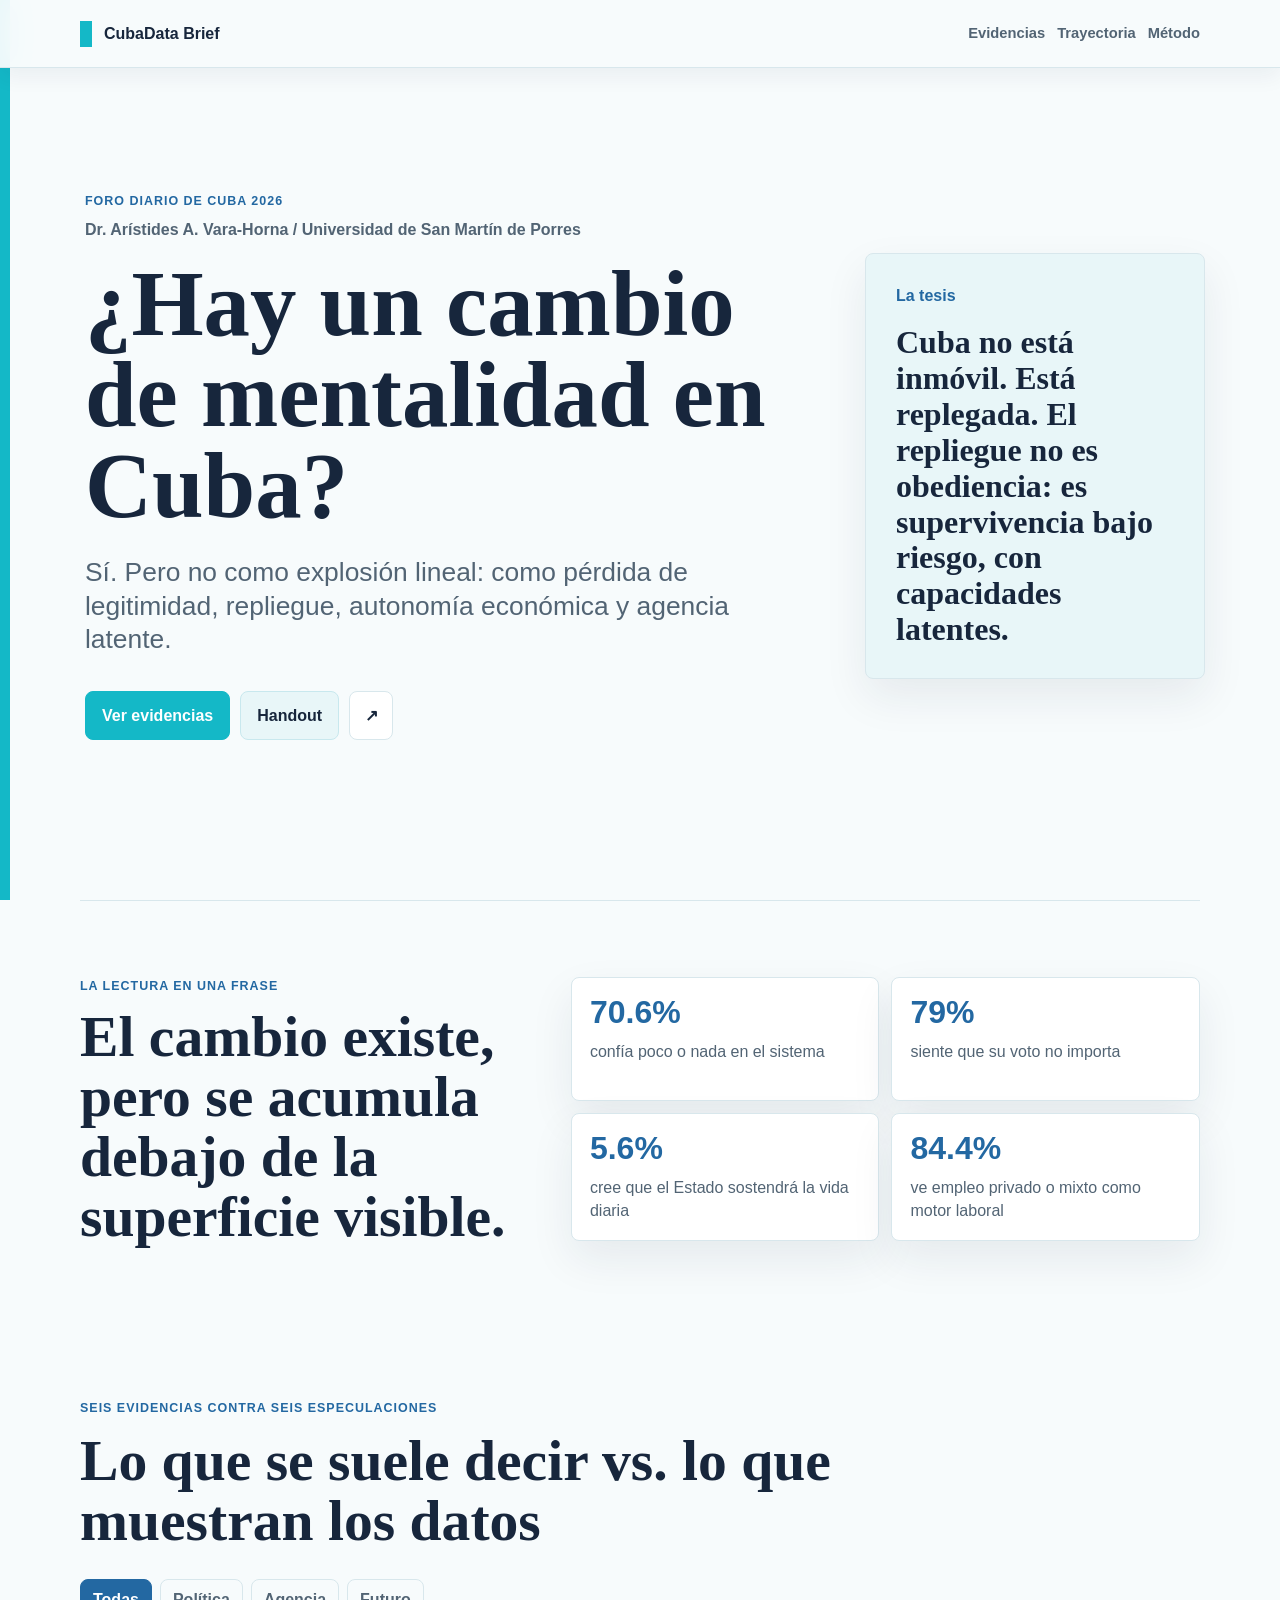
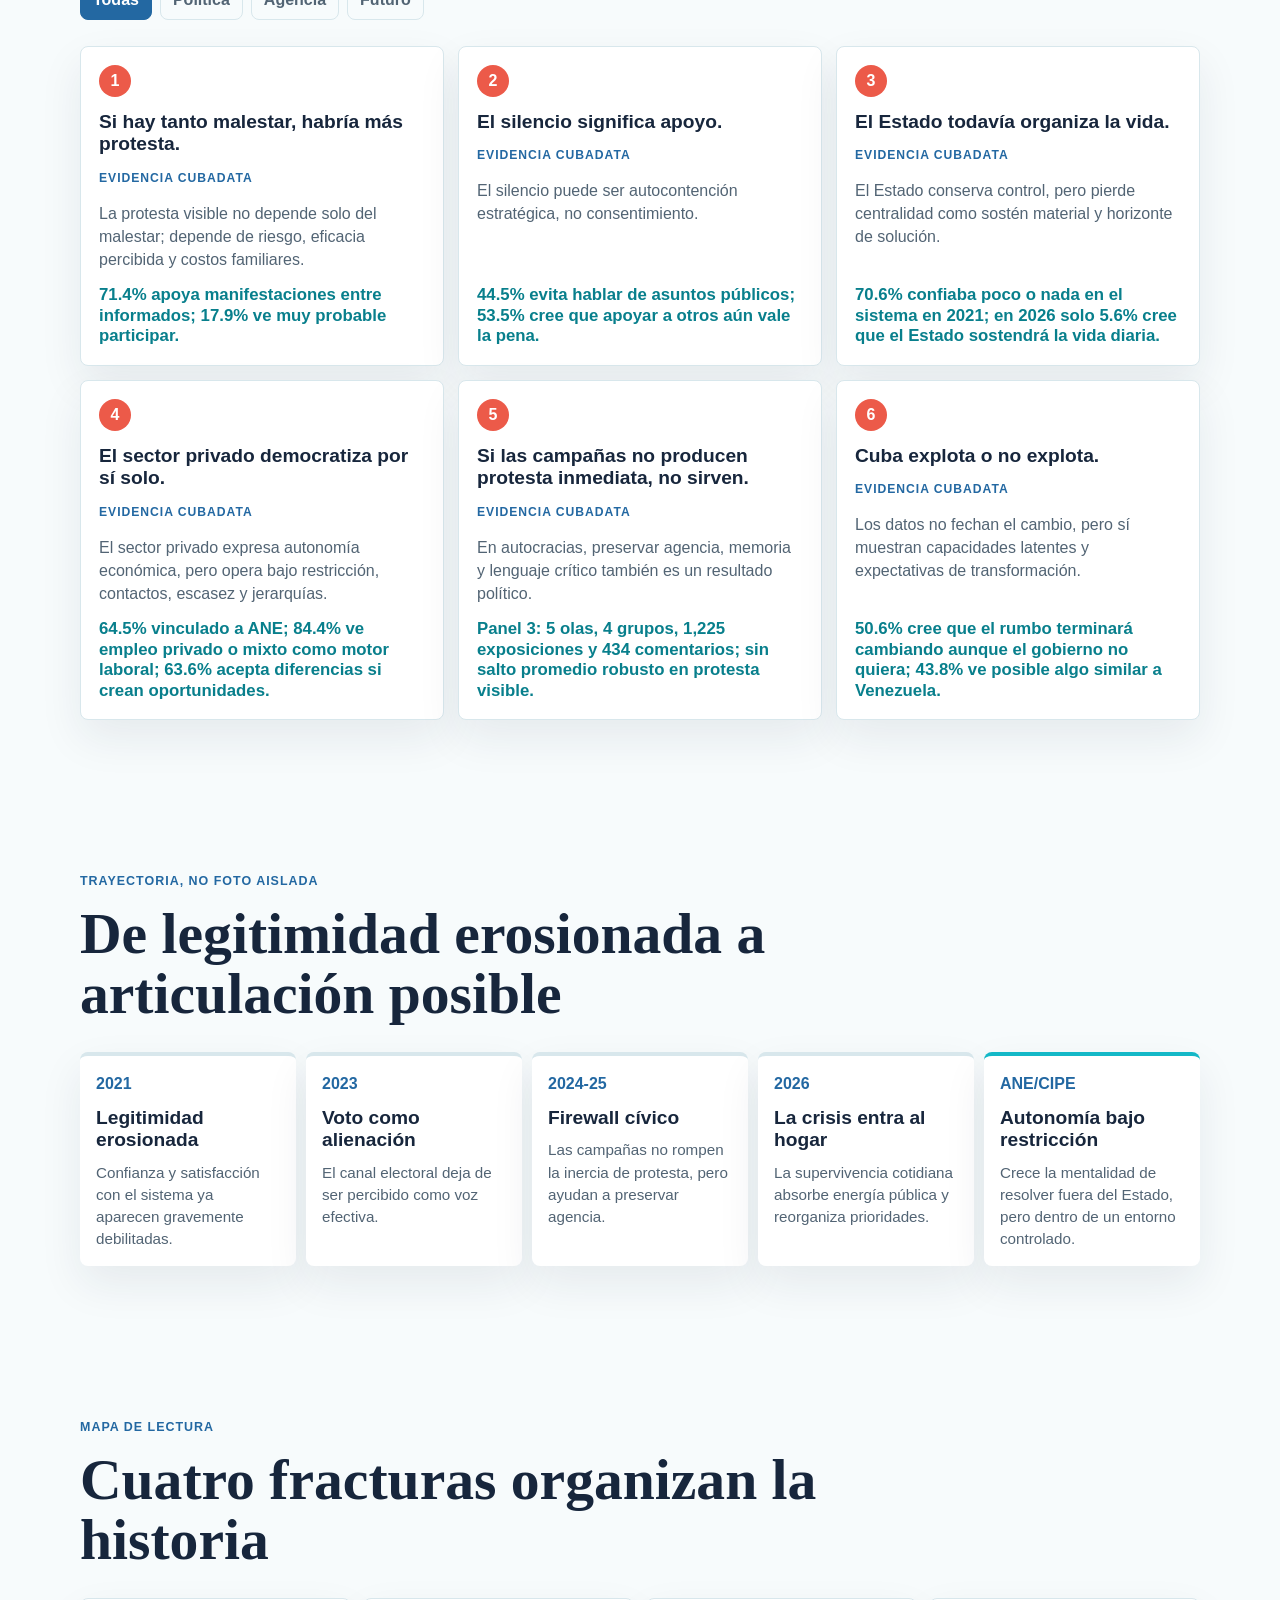
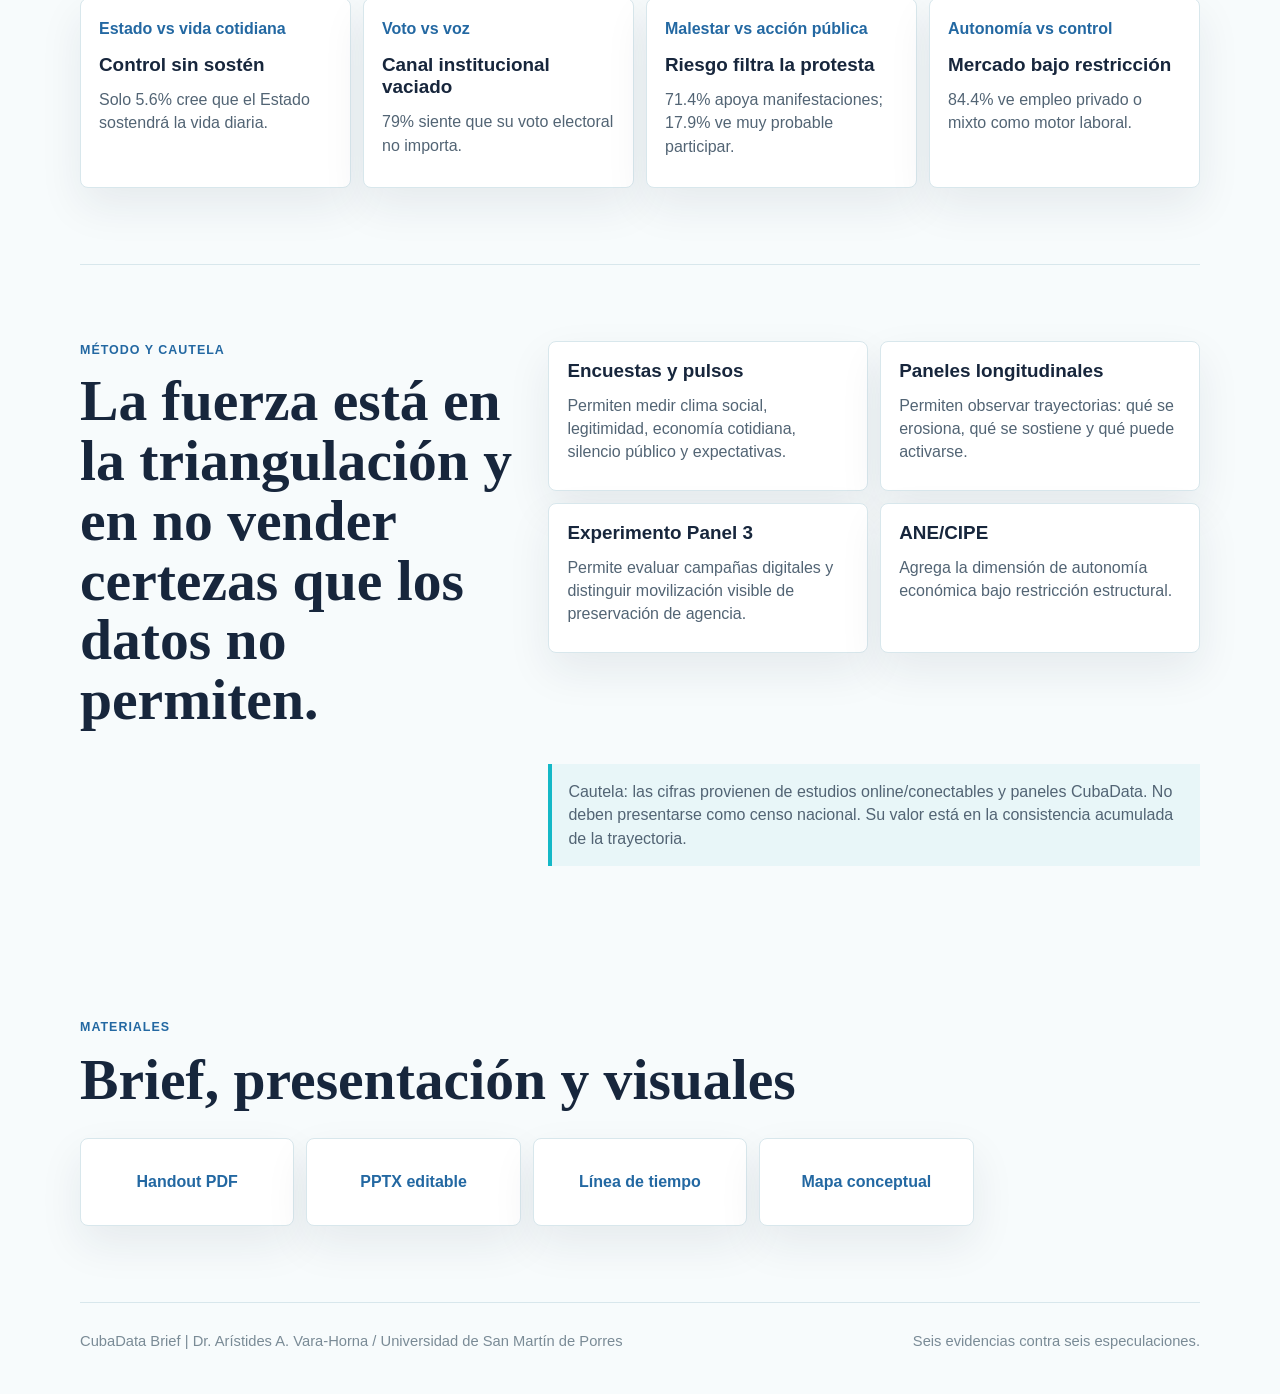
<file: nacion-fracturada-cubadata/index.html>
<!doctype html>
<html lang="es">
<head>
  <meta charset="utf-8">
  <meta name="viewport" content="width=device-width, initial-scale=1">
  <meta name="theme-color" content="#f7fbfc">
  <meta name="description" content="Seis evidencias de CubaData contra seis especulaciones sobre el cambio de mentalidad en Cuba.">
  <meta property="og:title" content="¿Hay un cambio de mentalidad en Cuba?">
  <meta property="og:description" content="Seis evidencias contra seis especulaciones, desde encuestas, paneles longitudinales, experimento, pulsos y estudio ANE/CIPE.">
  <meta property="og:type" content="website">
  <title>¿Hay un cambio de mentalidad en Cuba? | CubaData</title>
  <link rel="stylesheet" href="style.css">
</head>
<body>
  <header class="site-header" id="inicio">
    <nav class="nav" aria-label="Principal">
      <a class="brand" href="#inicio" aria-label="CubaData inicio">
        <span class="brand-mark"></span>
        <span>CubaData Brief</span>
      </a>
      <div class="nav-links">
        <a href="#evidencias">Evidencias</a>
        <a href="#trayectoria">Trayectoria</a>
        <a href="#metodo">Método</a>
      </div>
    </nav>

    <section class="hero">
      <div class="hero-copy">
        <p class="eyebrow">Foro Diario de Cuba 2026</p>
        <p class="author">Dr. Arístides A. Vara-Horna / Universidad de San Martín de Porres</p>
        <h1>¿Hay un cambio de mentalidad en Cuba?</h1>
        <p class="answer">Sí. Pero no como explosión lineal: como pérdida de legitimidad, repliegue, autonomía económica y agencia latente.</p>
        <div class="hero-actions" aria-label="Acciones">
          <a class="button primary" href="#evidencias">Ver evidencias</a>
          <a class="button secondary" href="assets/handout-seis-cosas-cubadata.pdf">Handout</a>
          <button class="button icon" id="shareButton" type="button" aria-label="Compartir enlace">
            <span aria-hidden="true">↗</span>
          </button>
        </div>
      </div>
      <aside class="thesis-panel" aria-label="Tesis">
        <p class="panel-label">La tesis</p>
        <p>Cuba no está inmóvil. Está replegada. El repliegue no es obediencia: es supervivencia bajo riesgo, con capacidades latentes.</p>
      </aside>
    </section>
  </header>

  <main>
    <section class="section intro-band" aria-labelledby="lectura-title">
      <div>
        <p class="eyebrow">La lectura en una frase</p>
        <h2 id="lectura-title">El cambio existe, pero se acumula debajo de la superficie visible.</h2>
      </div>
      <div class="metrics-strip" aria-label="Indicadores clave">
        <article>
          <strong>70.6%</strong>
          <span>confía poco o nada en el sistema</span>
        </article>
        <article>
          <strong>79%</strong>
          <span>siente que su voto no importa</span>
        </article>
        <article>
          <strong>5.6%</strong>
          <span>cree que el Estado sostendrá la vida diaria</span>
        </article>
        <article>
          <strong>84.4%</strong>
          <span>ve empleo privado o mixto como motor laboral</span>
        </article>
      </div>
    </section>

    <section class="section evidence-section" id="evidencias" aria-labelledby="evidencias-title">
      <div class="section-heading">
        <p class="eyebrow">Seis evidencias contra seis especulaciones</p>
        <h2 id="evidencias-title">Lo que se suele decir vs. lo que muestran los datos</h2>
      </div>
      <div class="filters" role="tablist" aria-label="Filtros de evidencia">
        <button class="filter active" type="button" data-filter="all">Todas</button>
        <button class="filter" type="button" data-filter="politica">Política</button>
        <button class="filter" type="button" data-filter="agencia">Agencia</button>
        <button class="filter" type="button" data-filter="futuro">Futuro</button>
      </div>
      <div class="evidence-grid" id="evidenceGrid"></div>
    </section>

    <section class="section timeline-section" id="trayectoria" aria-labelledby="timeline-title">
      <div class="section-heading">
        <p class="eyebrow">Trayectoria, no foto aislada</p>
        <h2 id="timeline-title">De legitimidad erosionada a articulación posible</h2>
      </div>
      <div class="timeline" id="timeline"></div>
    </section>

    <section class="section map-section" aria-labelledby="map-title">
      <div class="section-heading">
        <p class="eyebrow">Mapa de lectura</p>
        <h2 id="map-title">Cuatro fracturas organizan la historia</h2>
      </div>
      <div class="fracture-map">
        <article>
          <span>Estado vs vida cotidiana</span>
          <strong>Control sin sostén</strong>
          <p>Solo 5.6% cree que el Estado sostendrá la vida diaria.</p>
        </article>
        <article>
          <span>Voto vs voz</span>
          <strong>Canal institucional vaciado</strong>
          <p>79% siente que su voto electoral no importa.</p>
        </article>
        <article>
          <span>Malestar vs acción pública</span>
          <strong>Riesgo filtra la protesta</strong>
          <p>71.4% apoya manifestaciones; 17.9% ve muy probable participar.</p>
        </article>
        <article>
          <span>Autonomía vs control</span>
          <strong>Mercado bajo restricción</strong>
          <p>84.4% ve empleo privado o mixto como motor laboral.</p>
        </article>
      </div>
    </section>

    <section class="section method-section" id="metodo" aria-labelledby="method-title">
      <div>
        <p class="eyebrow">Método y cautela</p>
        <h2 id="method-title">La fuerza está en la triangulación y en no vender certezas que los datos no permiten.</h2>
      </div>
      <div class="method-grid">
        <article>
          <strong>Encuestas y pulsos</strong>
          <p>Permiten medir clima social, legitimidad, economía cotidiana, silencio público y expectativas.</p>
        </article>
        <article>
          <strong>Paneles longitudinales</strong>
          <p>Permiten observar trayectorias: qué se erosiona, qué se sostiene y qué puede activarse.</p>
        </article>
        <article>
          <strong>Experimento Panel 3</strong>
          <p>Permite evaluar campañas digitales y distinguir movilización visible de preservación de agencia.</p>
        </article>
        <article>
          <strong>ANE/CIPE</strong>
          <p>Agrega la dimensión de autonomía económica bajo restricción estructural.</p>
        </article>
      </div>
      <p class="caution">Cautela: las cifras provienen de estudios online/conectables y paneles CubaData. No deben presentarse como censo nacional. Su valor está en la consistencia acumulada de la trayectoria.</p>
    </section>

    <section class="section materials-section" aria-labelledby="materials-title">
      <div class="section-heading">
        <p class="eyebrow">Materiales</p>
        <h2 id="materials-title">Brief, presentación y visuales</h2>
      </div>
      <div class="materials">
        <a href="assets/handout-seis-cosas-cubadata.pdf">Handout PDF</a>
        <a href="assets/la-nacion-fracturada-cubadata.pptx">PPTX editable</a>
        <a href="assets/linea-tiempo-cambio-mentalidad.svg">Línea de tiempo</a>
        <a href="assets/mapa-nacion-fracturada.svg">Mapa conceptual</a>
      </div>
    </section>
  </main>

  <footer class="footer">
    <p>CubaData Brief | Dr. Arístides A. Vara-Horna / Universidad de San Martín de Porres</p>
    <p>Seis evidencias contra seis especulaciones.</p>
  </footer>

  <script src="app.js"></script>
</body>
</html>
</file>
<file: nacion-fracturada-cubadata/style.css>
:root {
  --ink: #f7fbfc;
  --ink-2: #ffffff;
  --ink-3: #e8f6f8;
  --paper: #17263c;
  --muted: #526474;
  --muted-2: #7a8b96;
  --red: #ec5a49;
  --gold: #f2a93b;
  --teal: #14b8c7;
  --blue: #2368a2;
  --line: #d8e7ec;
  --shadow: 0 18px 44px rgba(23, 38, 60, 0.08);
  --max: 1120px;
}

* {
  box-sizing: border-box;
}

html {
  scroll-behavior: smooth;
}

body {
  margin: 0;
  background: var(--ink);
  color: var(--paper);
  font-family: Arial, Helvetica, sans-serif;
  line-height: 1.45;
}

a {
  color: inherit;
  text-decoration: none;
}

.site-header {
  min-height: 100svh;
  display: flex;
  flex-direction: column;
  border-left: 10px solid var(--teal);
}

.nav {
  width: 100%;
  margin: 0;
  min-height: 68px;
  padding: 0 max(16px, calc((100vw - var(--max)) / 2));
  display: flex;
  align-items: center;
  justify-content: space-between;
  gap: 18px;
  position: fixed;
  inset: 0 0 auto 0;
  z-index: 30;
  background: rgba(247, 251, 252, 0.94);
  border-bottom: 1px solid var(--line);
  box-shadow: 0 8px 22px rgba(23, 38, 60, 0.06);
  backdrop-filter: blur(14px);
}

.brand,
.nav-links {
  display: flex;
  align-items: center;
  gap: 12px;
}

.brand {
  font-weight: 800;
  color: var(--paper);
}

.brand-mark {
  width: 12px;
  height: 26px;
  background: var(--teal);
  display: inline-block;
}

.nav-links a {
  color: var(--muted);
  font-size: 0.92rem;
  padding: 8px 0;
  font-weight: 800;
}

.nav-links a:hover {
  color: var(--blue);
}

.hero {
  width: min(var(--max), calc(100% - 32px));
  margin: auto;
  padding: 112px 0 80px;
  display: grid;
  grid-template-columns: minmax(0, 1fr) 340px;
  gap: 48px;
  align-items: center;
}

.eyebrow {
  margin: 0 0 12px;
  color: var(--blue);
  font-size: 0.78rem;
  font-weight: 800;
  letter-spacing: 0.08em;
  text-transform: uppercase;
}

.author {
  margin: -4px 0 18px;
  color: var(--muted);
  font-size: 1rem;
  font-weight: 800;
}

h1,
h2 {
  font-family: Georgia, "Times New Roman", serif;
  letter-spacing: 0;
}

h1 {
  margin: 0;
  max-width: 760px;
  font-size: clamp(2.75rem, 8vw, 5.8rem);
  line-height: 0.98;
}

h2 {
  margin: 0;
  max-width: 800px;
  font-size: clamp(1.85rem, 4.8vw, 3.6rem);
  line-height: 1.04;
}

.answer {
  margin: 24px 0 0;
  max-width: 780px;
  color: var(--muted);
  font-size: clamp(1.15rem, 2.6vw, 1.65rem);
  line-height: 1.28;
}

.hero-actions {
  display: flex;
  gap: 10px;
  flex-wrap: wrap;
  margin-top: 34px;
}

.button {
  min-height: 44px;
  border: 1px solid var(--line);
  border-radius: 8px;
  padding: 12px 16px;
  background: var(--ink-2);
  color: var(--paper);
  font: inherit;
  font-weight: 800;
  cursor: pointer;
}

.button.primary {
  background: var(--teal);
  border-color: var(--teal);
  color: #ffffff;
}

.button.secondary {
  background: var(--ink-3);
  border-color: #c8e8ee;
}

.button.icon {
  width: 44px;
  padding: 0;
  display: grid;
  place-items: center;
}

.button:hover {
  filter: brightness(1.08);
}

.thesis-panel {
  min-height: 390px;
  border: 1px solid var(--line);
  border-radius: 8px;
  background: var(--ink-3);
  padding: 30px;
  box-shadow: var(--shadow);
  display: flex;
  flex-direction: column;
  justify-content: center;
}

.panel-label {
  margin: 0 0 18px;
  color: var(--blue);
  font-weight: 800;
}

.thesis-panel p:last-child {
  margin: 0;
  font-family: Georgia, "Times New Roman", serif;
  font-size: 2rem;
  line-height: 1.12;
  font-weight: 800;
}

.section {
  width: min(var(--max), calc(100% - 32px));
  margin: 0 auto;
  padding: 76px 0;
}

.intro-band {
  display: grid;
  grid-template-columns: 0.9fr 1.25fr;
  gap: 38px;
  align-items: start;
  border-top: 1px solid var(--line);
}

.metrics-strip {
  display: grid;
  grid-template-columns: repeat(2, minmax(0, 1fr));
  gap: 12px;
}

.metrics-strip article,
.evidence-card,
.fracture-map article,
.method-grid article {
  border: 1px solid var(--line);
  border-radius: 8px;
  background: var(--ink-2);
  box-shadow: var(--shadow);
}

.metrics-strip article {
  min-height: 124px;
  padding: 18px;
}

.metrics-strip strong {
  display: block;
  color: var(--blue);
  font-size: 2rem;
  line-height: 1;
  margin-bottom: 12px;
}

.metrics-strip span {
  color: var(--muted);
}

.section-heading {
  display: flex;
  flex-direction: column;
  gap: 2px;
  margin-bottom: 28px;
}

.filters {
  display: flex;
  gap: 8px;
  overflow-x: auto;
  padding-bottom: 8px;
  margin-bottom: 18px;
}

.filter {
  border: 1px solid var(--line);
  border-radius: 8px;
  background: transparent;
  color: var(--muted);
  min-height: 38px;
  padding: 8px 12px;
  font: inherit;
  font-weight: 800;
  white-space: nowrap;
  cursor: pointer;
}

.filter.active {
  color: #ffffff;
  background: var(--blue);
  border-color: var(--blue);
}

.evidence-grid {
  display: grid;
  grid-template-columns: repeat(3, minmax(0, 1fr));
  gap: 14px;
}

.evidence-card {
  min-height: 320px;
  padding: 18px;
  display: flex;
  flex-direction: column;
  gap: 14px;
}

.card-number {
  width: 32px;
  height: 32px;
  display: grid;
  place-items: center;
  border-radius: 50%;
  background: var(--red);
  color: #ffffff;
  font-weight: 900;
}

.speculation {
  margin: 0;
  font-size: 1.2rem;
  line-height: 1.18;
  font-weight: 900;
}

.evidence-label {
  color: var(--blue);
  font-size: 0.76rem;
  letter-spacing: 0.08em;
  text-transform: uppercase;
  font-weight: 900;
}

.evidence-text {
  margin: 0;
  color: var(--muted);
}

.stat {
  margin: auto 0 0;
  color: #087f8c;
  font-size: 1.05rem;
  line-height: 1.22;
  font-weight: 900;
}

.timeline {
  display: grid;
  grid-template-columns: repeat(5, minmax(0, 1fr));
  gap: 10px;
  position: relative;
}

.timeline-item {
  min-height: 190px;
  padding: 16px;
  border-top: 4px solid var(--line);
  background: var(--ink-2);
  box-shadow: var(--shadow);
  border-radius: 8px;
}

.timeline-item.active {
  border-color: var(--teal);
}

.year {
  color: var(--blue);
  font-weight: 900;
  margin-bottom: 12px;
}

.timeline-item strong {
  display: block;
  font-size: 1.2rem;
  line-height: 1.16;
  margin-bottom: 10px;
}

.timeline-item p {
  margin: 0;
  color: var(--muted);
  font-size: 0.95rem;
}

.fracture-map,
.method-grid {
  display: grid;
  grid-template-columns: repeat(4, minmax(0, 1fr));
  gap: 12px;
}

.fracture-map article,
.method-grid article {
  min-height: 190px;
  padding: 18px;
}

.fracture-map span {
  display: block;
  color: var(--blue);
  font-weight: 900;
  margin-bottom: 14px;
}

.fracture-map strong,
.method-grid strong {
  display: block;
  font-size: 1.18rem;
  line-height: 1.18;
  margin-bottom: 12px;
}

.fracture-map p,
.method-grid p,
.caution {
  margin: 0;
  color: var(--muted);
}

.method-section {
  display: grid;
  grid-template-columns: 0.8fr 1.2fr;
  gap: 34px;
  align-items: start;
  border-top: 1px solid var(--line);
}

.method-grid {
  grid-template-columns: repeat(2, minmax(0, 1fr));
}

.method-grid article {
  min-height: 150px;
}

.caution {
  grid-column: 2;
  padding: 16px;
  border-left: 4px solid var(--teal);
  background: #e8f6f8;
}

.materials {
  display: grid;
  grid-template-columns: repeat(5, minmax(0, 1fr));
  gap: 12px;
}

.materials a {
  min-height: 88px;
  display: flex;
  align-items: center;
  justify-content: center;
  text-align: center;
  padding: 14px;
  border: 1px solid var(--line);
  border-radius: 8px;
  background: var(--ink-2);
  color: var(--blue);
  font-weight: 900;
  box-shadow: var(--shadow);
}

.materials a:hover {
  border-color: var(--teal);
}

.footer {
  width: min(var(--max), calc(100% - 32px));
  margin: 0 auto;
  padding: 28px 0 42px;
  display: flex;
  justify-content: space-between;
  gap: 16px;
  border-top: 1px solid var(--line);
  color: var(--muted-2);
  font-size: 0.92rem;
}

.footer p {
  margin: 0;
}

@media (max-width: 920px) {
  .hero,
  .intro-band,
  .method-section {
    grid-template-columns: 1fr;
  }

  .hero {
    gap: 28px;
    padding-top: 34px;
  }

  .thesis-panel {
    min-height: 0;
  }

  .evidence-grid,
  .timeline,
  .fracture-map,
  .materials {
    grid-template-columns: repeat(2, minmax(0, 1fr));
  }

  .caution {
    grid-column: auto;
  }
}

@media (max-width: 640px) {
  .site-header {
    border-left-width: 6px;
  }

  .nav {
    align-items: flex-start;
    flex-direction: column;
    padding: 12px;
    min-height: 96px;
  }

  .nav-links {
    width: 100%;
    justify-content: space-between;
    gap: 8px;
  }

  .hero,
  .section {
    width: min(100% - 24px, var(--max));
  }

  .hero {
    padding-bottom: 54px;
    padding-top: 136px;
  }

  h1 {
    font-size: clamp(2.35rem, 13vw, 4.2rem);
  }

  .thesis-panel {
    padding: 22px;
  }

  .thesis-panel p:last-child {
    font-size: 1.45rem;
  }

  .section {
    padding: 54px 0;
  }

  .metrics-strip,
  .evidence-grid,
  .timeline,
  .fracture-map,
  .method-grid,
  .materials {
    grid-template-columns: 1fr;
  }

  .evidence-card {
    min-height: 0;
  }

  .footer {
    flex-direction: column;
  }
}
</file>
